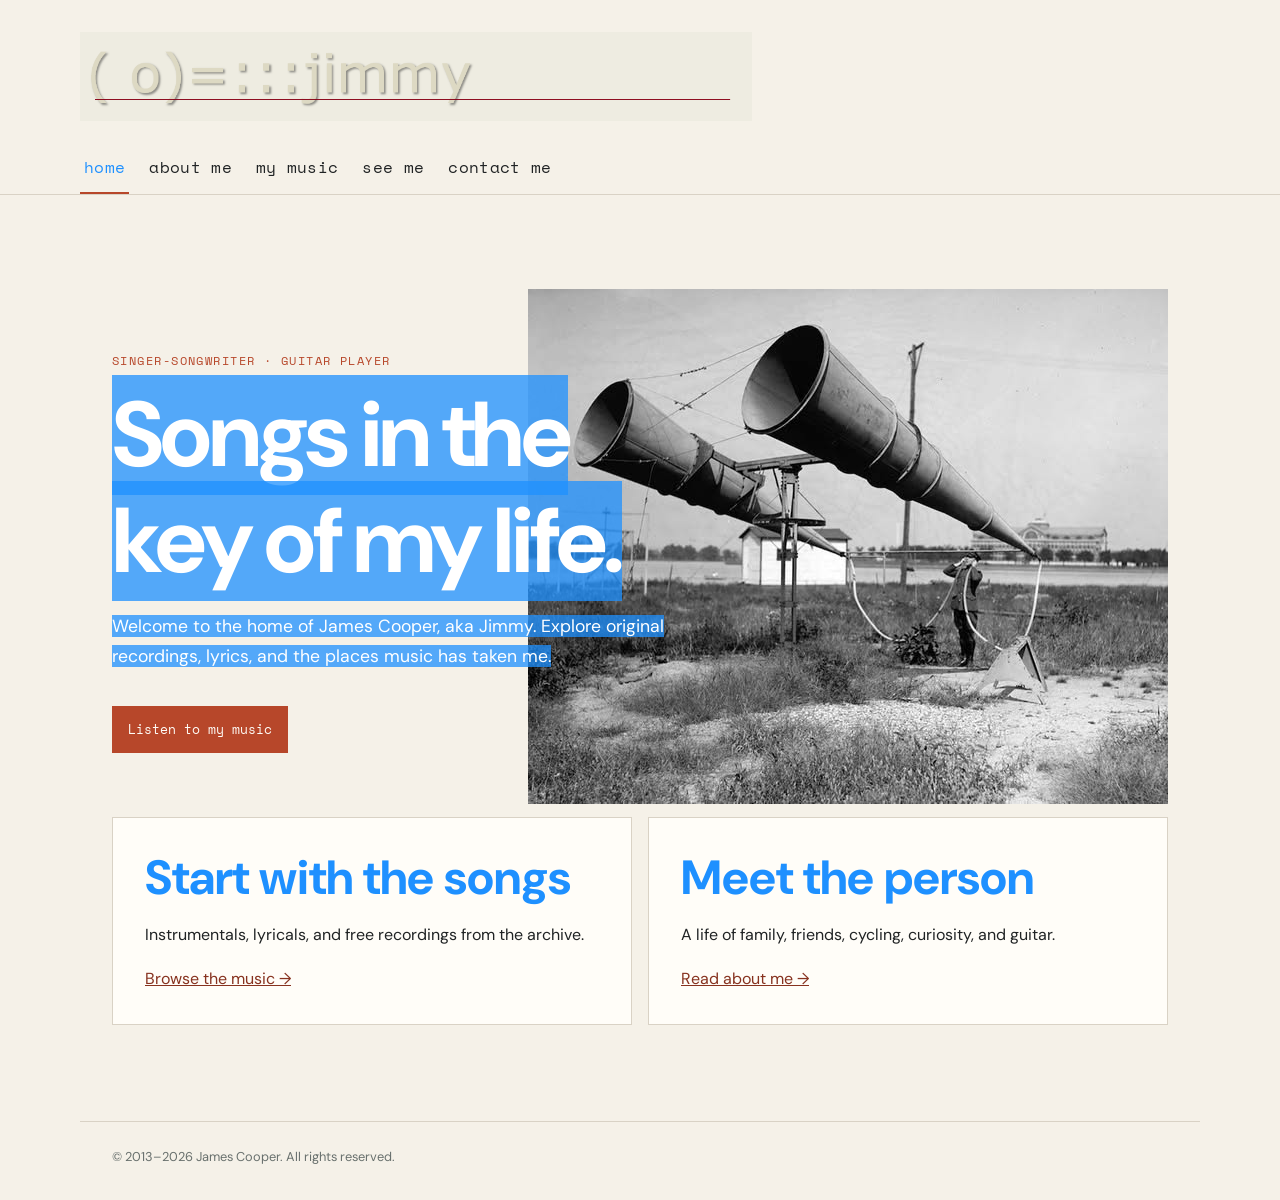
<file: index.html>
<!doctype html>
<html lang="en">
<head>
<meta charset="utf-8">
<meta name="viewport" content="width=device-width, initial-scale=1">
<meta name="description" content="Original music, stories, and live appearances from singer-songwriter and guitar player James Cooper.">
<title>guitarjimmy | James Cooper</title>
<link rel="stylesheet" href="style.css">
</head>
<body>
<header class="site-header">
	<div class="header-inner"><a class="brand" href="index.html"><img alt="guitarjimmy.com" src="images/header.png"></a></div>
	<nav class="site-nav" aria-label="Primary navigation"><ul>
		<li><a class="current-page" aria-current="page" href="index.html">home</a></li>
		<li><a href="about-me.html">about me</a></li>
		<li><a href="my-music.html">my music</a></li>
		<li><a href="see-me.html">see me</a></li>
		<li><a href="contact-me.html">contact me</a></li>
	</ul></nav>
</header>
<main>
	<section class="hero" aria-labelledby="welcome-heading">
		<div class="hero-copy">
		<p class="eyebrow">singer-songwriter · guitar player</p>
		<h1 id="welcome-heading"><span class="highlighted-text">Songs in the key of my life.</span></h1>
		<p class="lede"><span class="highlighted-text">Welcome to the home of James Cooper, aka Jimmy. Explore original recordings, lyrics, and the places music has taken me.</span></p>
		<a class="button" href="my-music.html">Listen to my music</a>
		</div>
	</section>
	<section class="content-grid" aria-label="Explore the site">
		<article class="intro-panel"><h2>Start with the songs</h2><p>Instrumentals, lyricals, and free recordings from the archive.</p><a href="my-music.html">Browse the music &rarr;</a></article>
		<article class="intro-panel"><h2>Meet the person</h2><p>A life of family, friends, cycling, curiosity, and guitar.</p><a href="about-me.html">Read about me &rarr;</a></article>
	</section>
</main>
<footer class="site-footer">&copy; 2013&ndash;2026 James Cooper. All rights reserved.</footer>
</body>
</html>
</file>
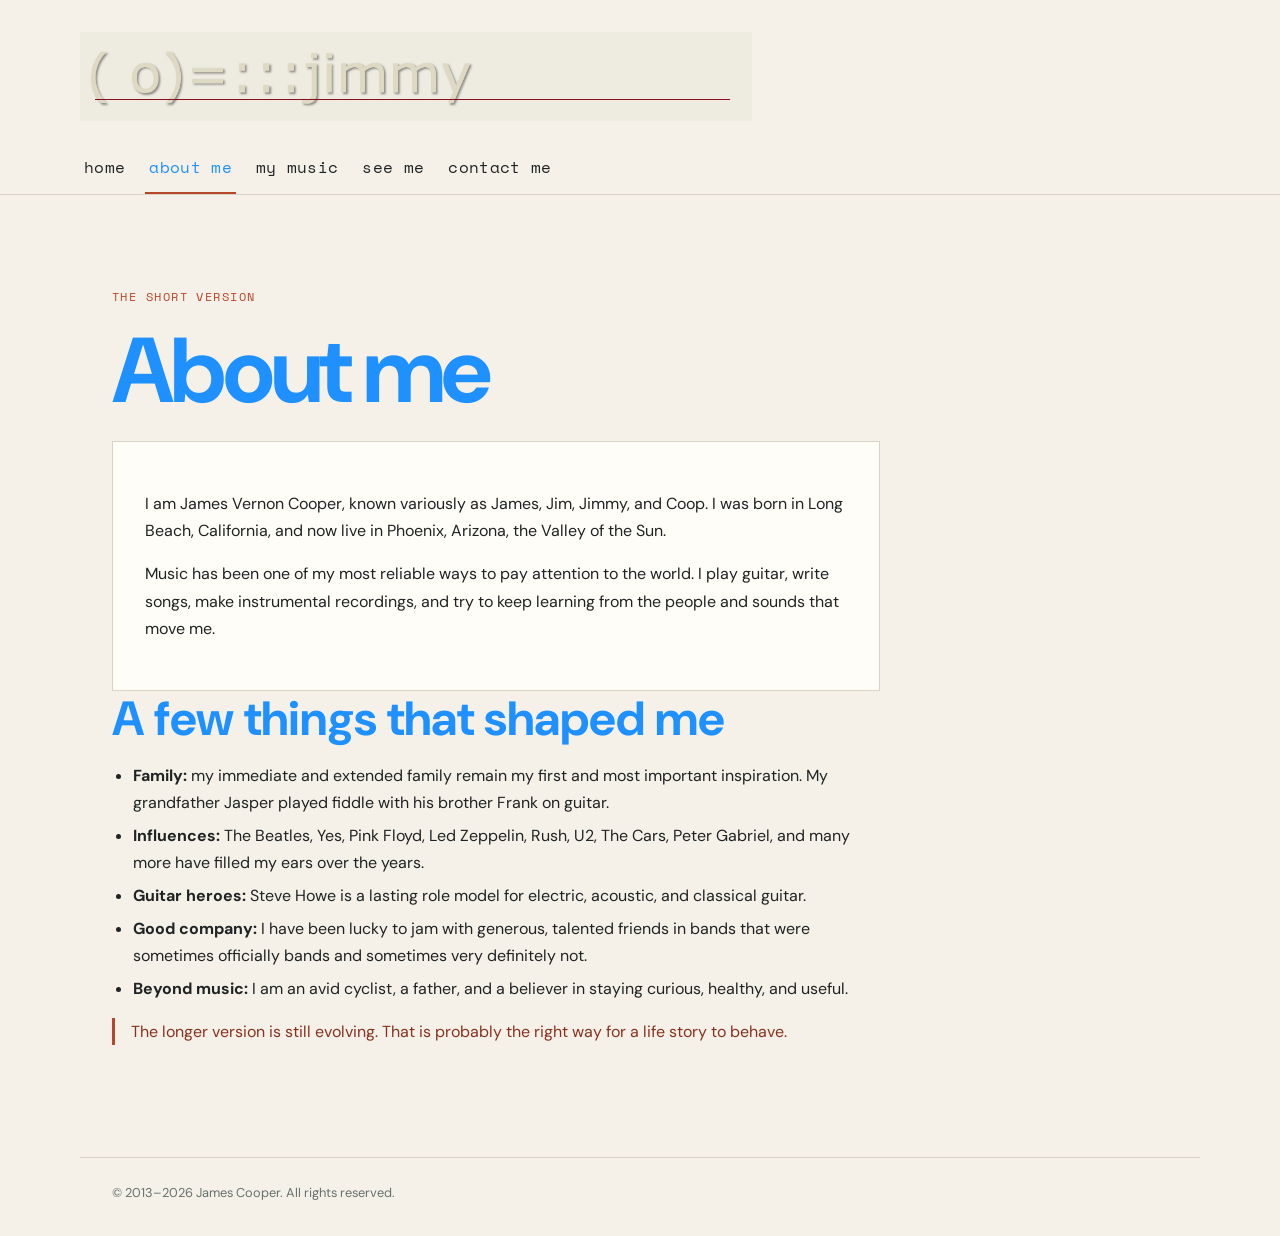
<file: about-me.html>
<!doctype html>
<html lang="en">
<head>
<meta charset="utf-8">
<meta name="viewport" content="width=device-width, initial-scale=1">
<meta name="description" content="A little about James Cooper, the person behind guitarjimmy.com.">
<title>About me | guitarjimmy</title>
<link rel="stylesheet" href="style.css">
</head>
<body>
<header class="site-header"><div class="header-inner"><a class="brand" href="index.html"><img alt="guitarjimmy.com" src="images/header.png"></a></div><nav class="site-nav" aria-label="Primary navigation"><ul>
<li><a href="index.html">home</a></li><li><a class="current-page" aria-current="page" href="about-me.html">about me</a></li><li><a href="my-music.html">my music</a></li><li><a href="see-me.html">see me</a></li><li><a href="contact-me.html">contact me</a></li>
</ul></nav></header>
<main><article class="prose">
<p class="eyebrow">the short version</p><h1>About me</h1>
<div class="intro-panel"><p>I am James Vernon Cooper, known variously as James, Jim, Jimmy, and Coop. I was born in Long Beach, California, and now live in Phoenix, Arizona, the Valley of the Sun.</p><p>Music has been one of my most reliable ways to pay attention to the world. I play guitar, write songs, make instrumental recordings, and try to keep learning from the people and sounds that move me.</p></div>
<h2>A few things that shaped me</h2>
<ul><li><strong>Family:</strong> my immediate and extended family remain my first and most important inspiration. My grandfather Jasper played fiddle with his brother Frank on guitar.</li><li><strong>Influences:</strong> The Beatles, Yes, Pink Floyd, Led Zeppelin, Rush, U2, The Cars, Peter Gabriel, and many more have filled my ears over the years.</li><li><strong>Guitar heroes:</strong> Steve Howe is a lasting role model for electric, acoustic, and classical guitar.</li><li><strong>Good company:</strong> I have been lucky to jam with generous, talented friends in bands that were sometimes officially bands and sometimes very definitely not.</li><li><strong>Beyond music:</strong> I am an avid cyclist, a father, and a believer in staying curious, healthy, and useful.</li></ul>
<p class="warning">The longer version is still evolving. That is probably the right way for a life story to behave.</p>
</article></main>
<footer class="site-footer">&copy; 2013&ndash;2026 James Cooper. All rights reserved.</footer>
</body></html>
</file>
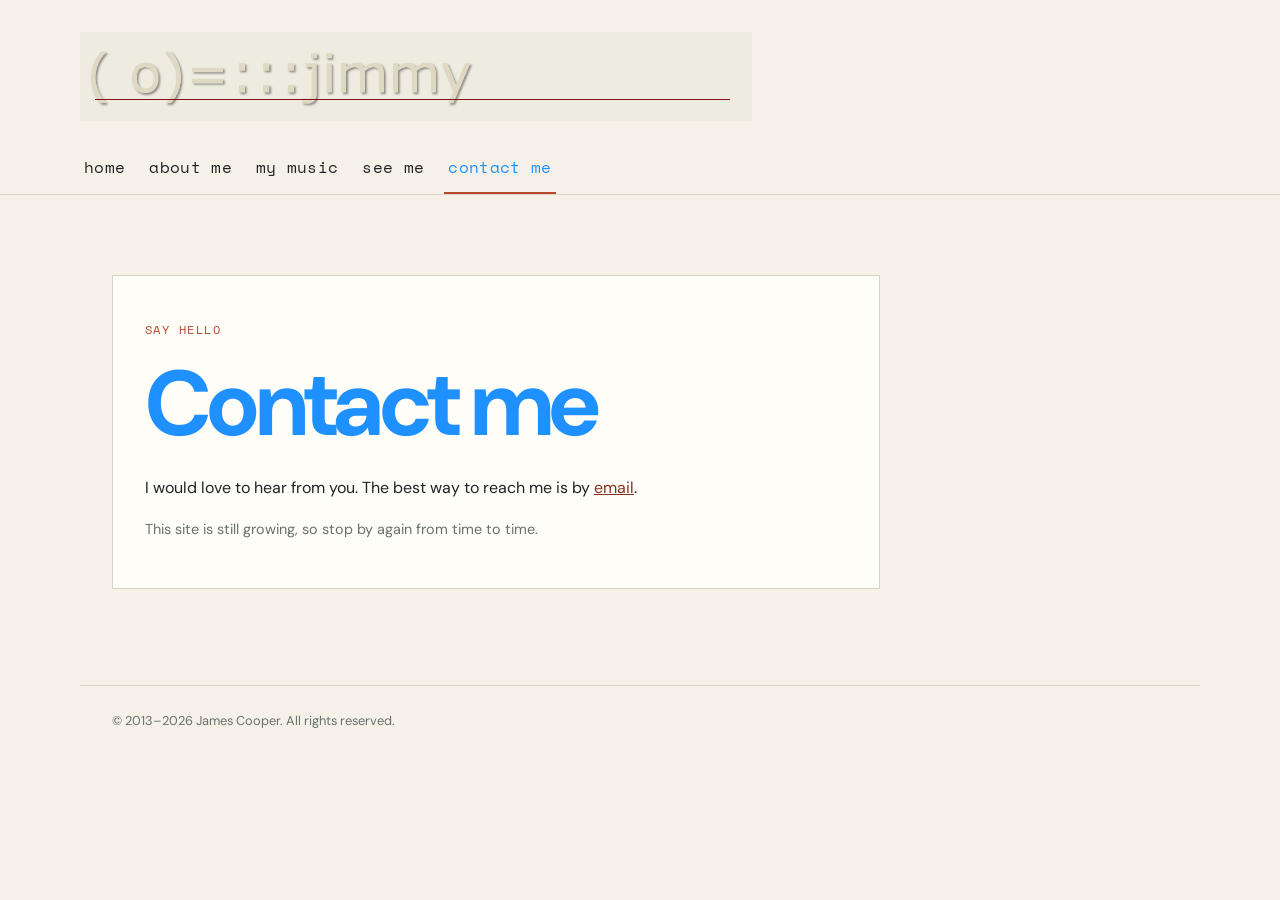
<file: contact-me.html>
<!doctype html>
<html lang="en">
<head><meta charset="utf-8"><meta name="viewport" content="width=device-width, initial-scale=1"><meta name="description" content="Contact James Cooper at guitarjimmy.com."><title>Contact me | guitarjimmy</title><link rel="stylesheet" href="style.css"></head>
<body>
<header class="site-header"><div class="header-inner"><a class="brand" href="index.html"><img alt="guitarjimmy.com" src="images/header.png"></a></div><nav class="site-nav" aria-label="Primary navigation"><ul>
<li><a href="index.html">home</a></li><li><a href="about-me.html">about me</a></li><li><a href="my-music.html">my music</a></li><li><a href="see-me.html">see me</a></li><li><a class="current-page" aria-current="page" href="contact-me.html">contact me</a></li>
</ul></nav></header>
<main><article class="content-panel prose"><p class="eyebrow">say hello</p><h1>Contact me</h1><p>I would love to hear from you. The best way to reach me is by <a href="mailto:jimmy@guitarjimmy.com">email</a>.</p><p class="note">This site is still growing, so stop by again from time to time.</p></article></main>
<footer class="site-footer">&copy; 2013&ndash;2026 James Cooper. All rights reserved.</footer>
</body></html>
</file>
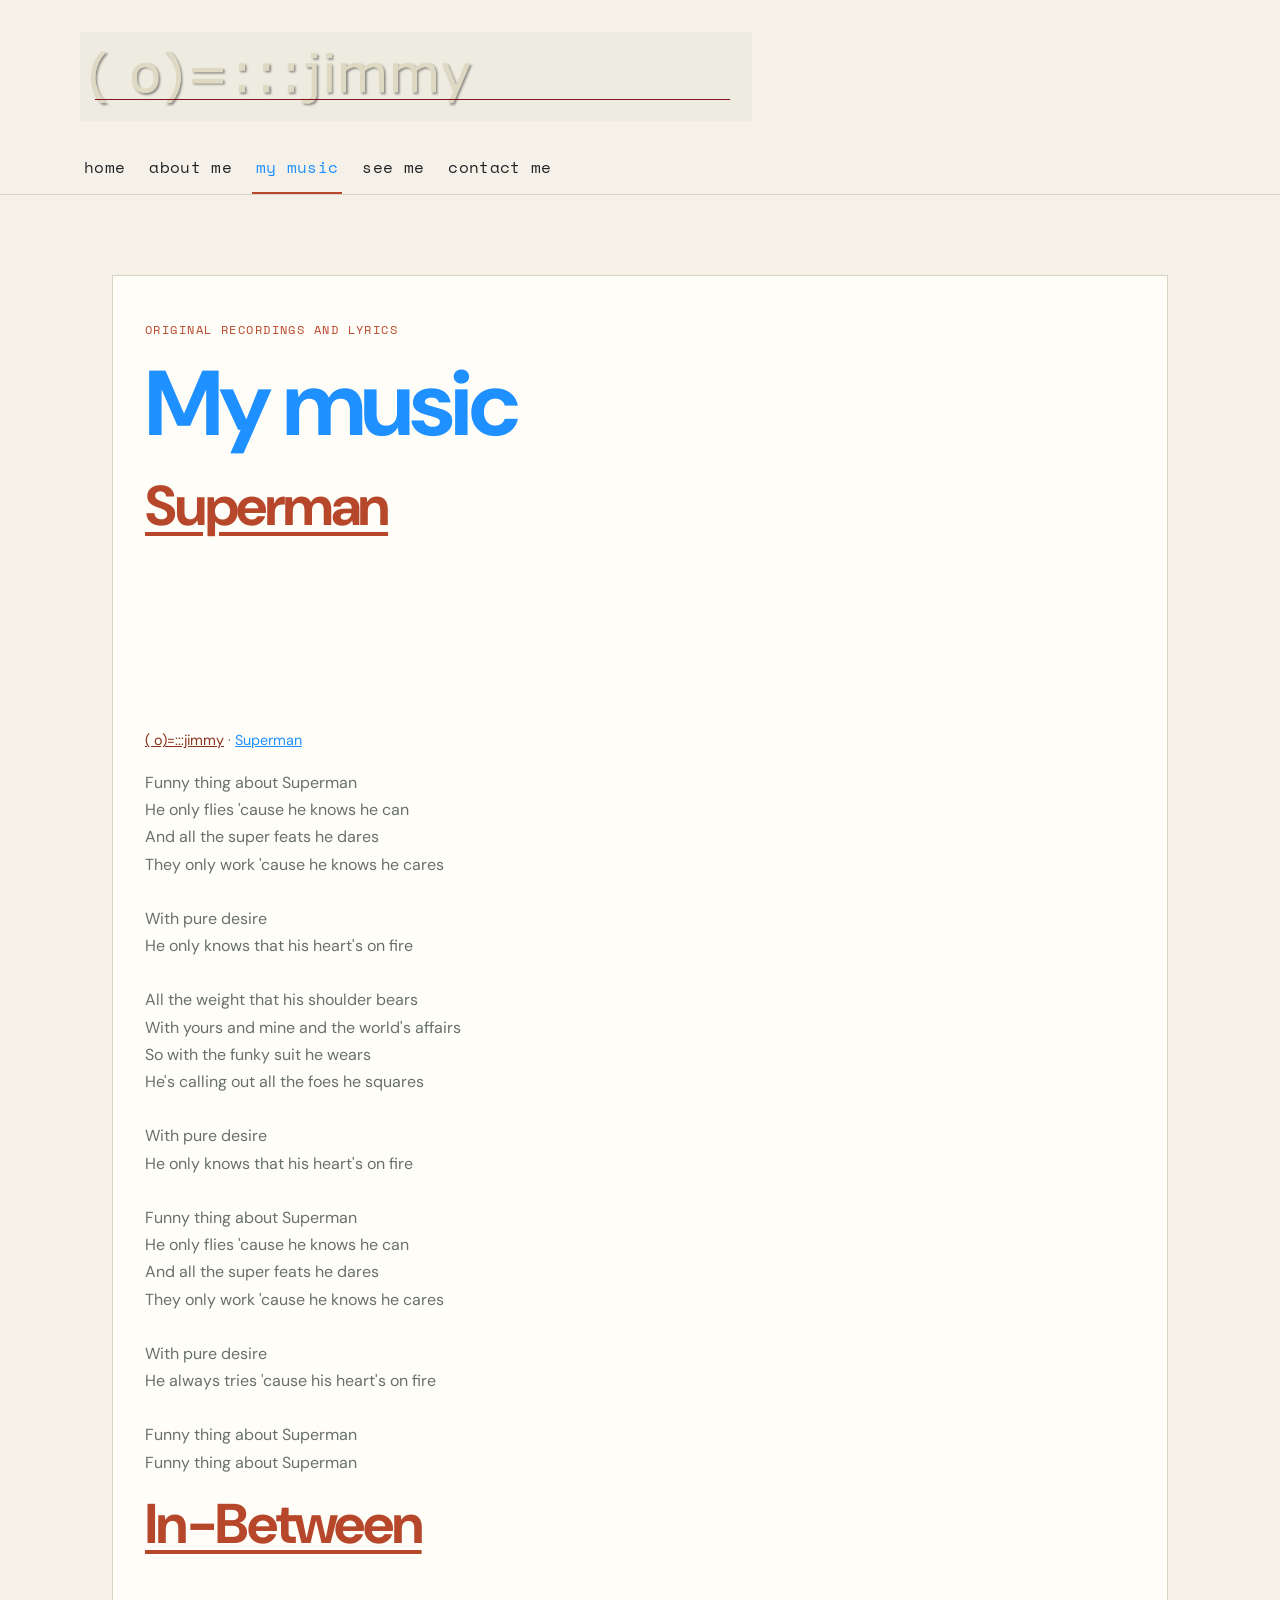
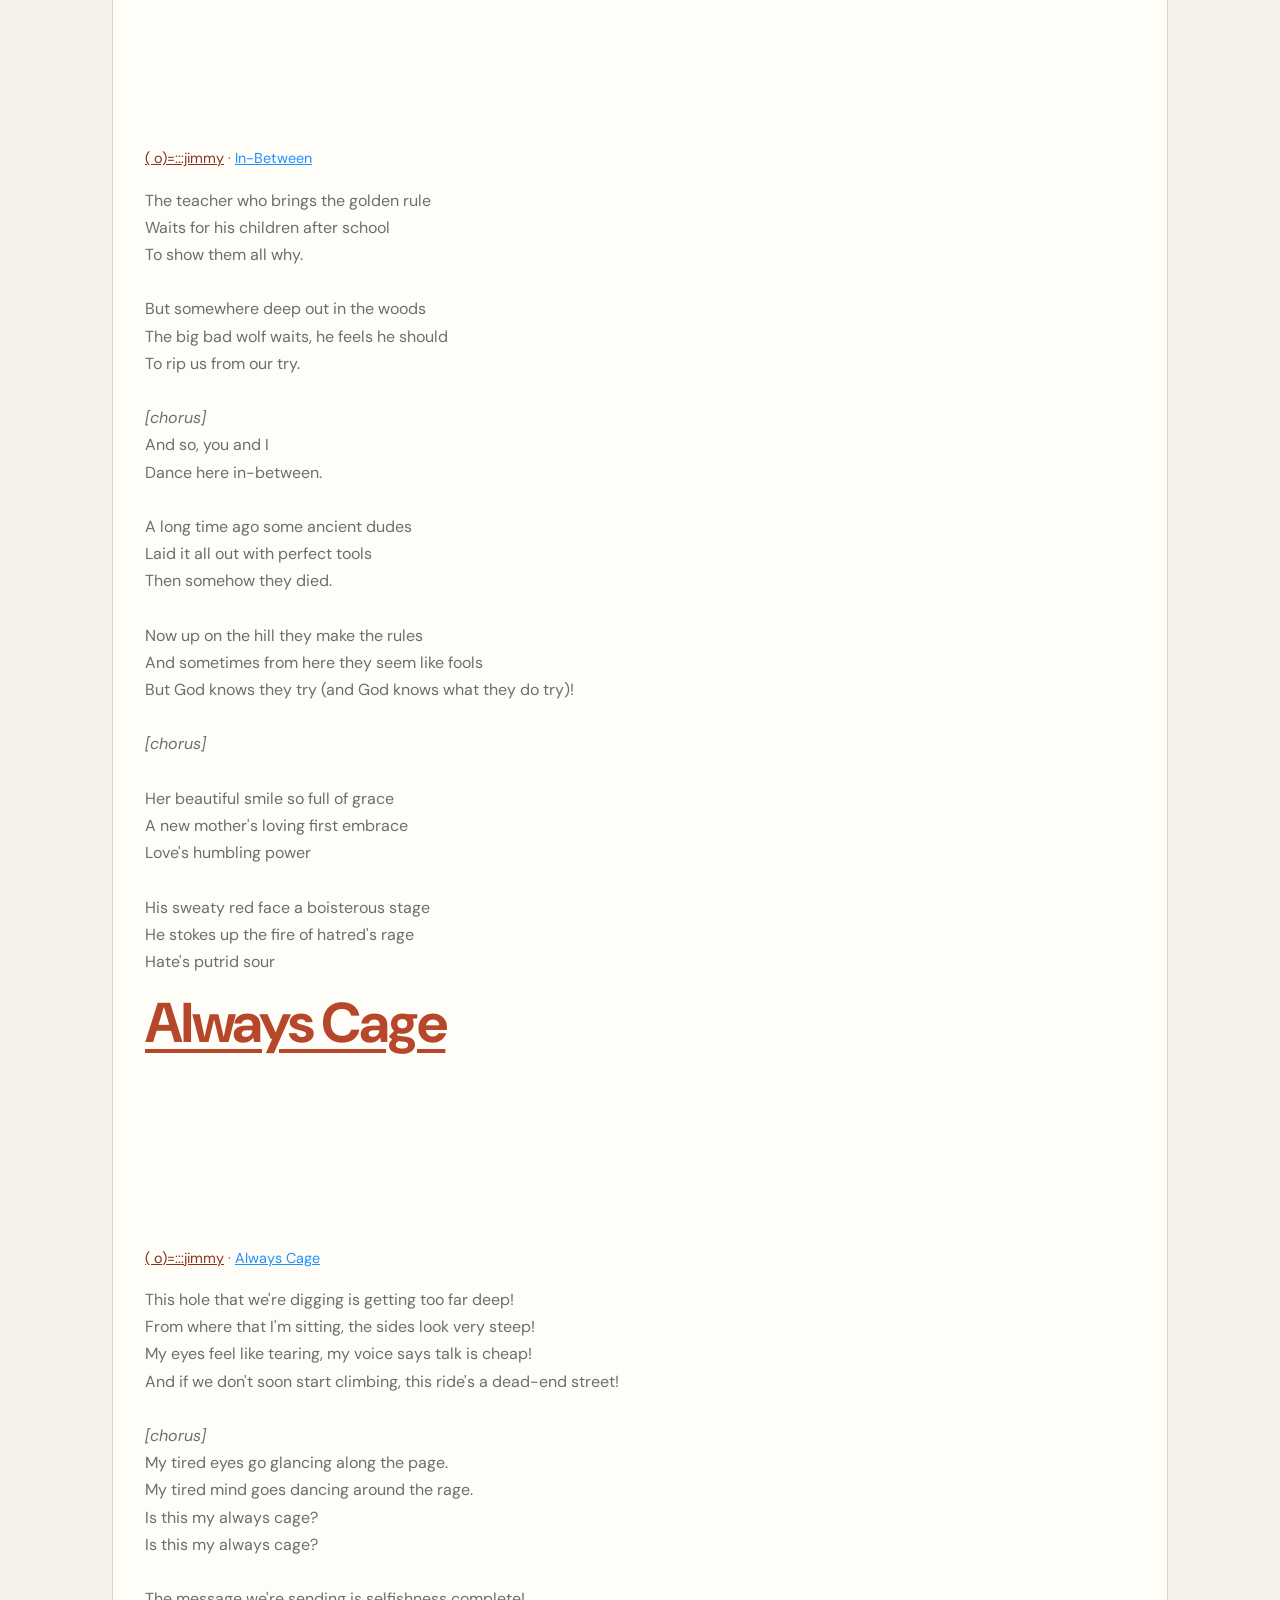
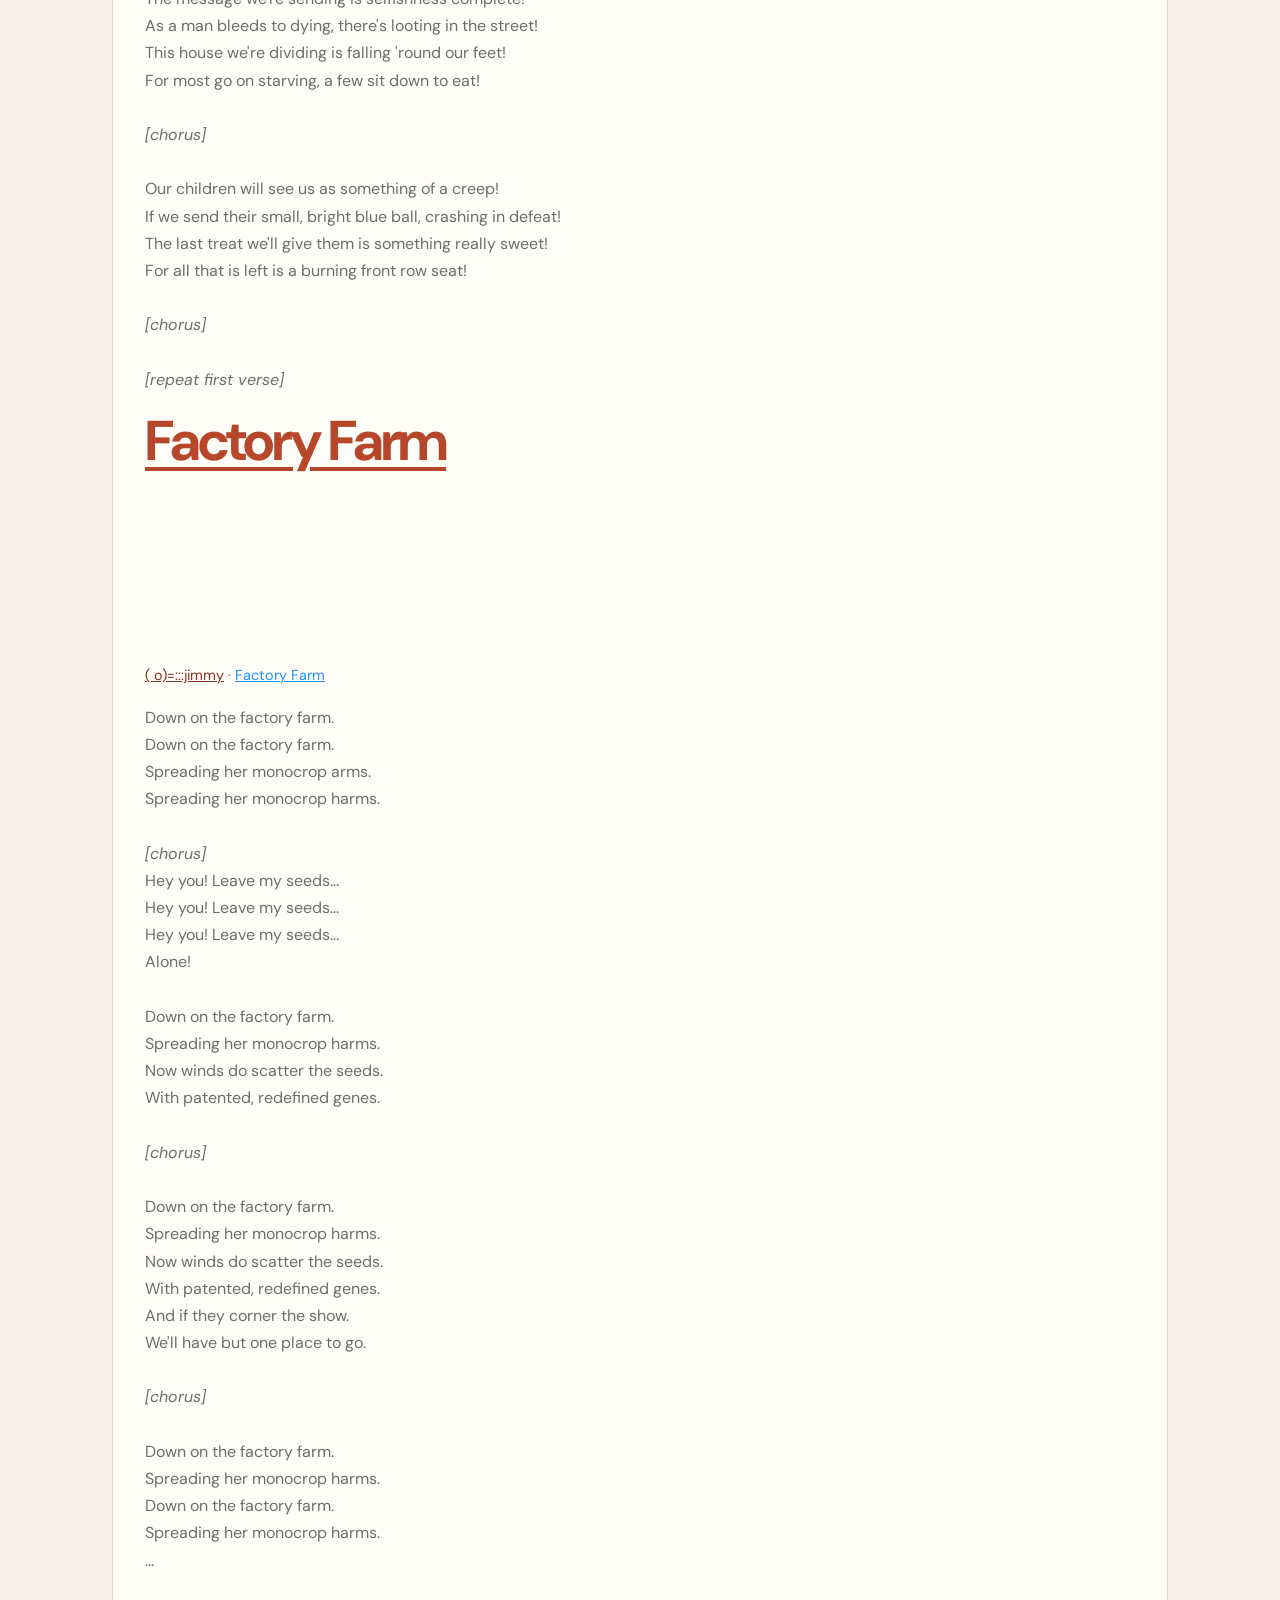
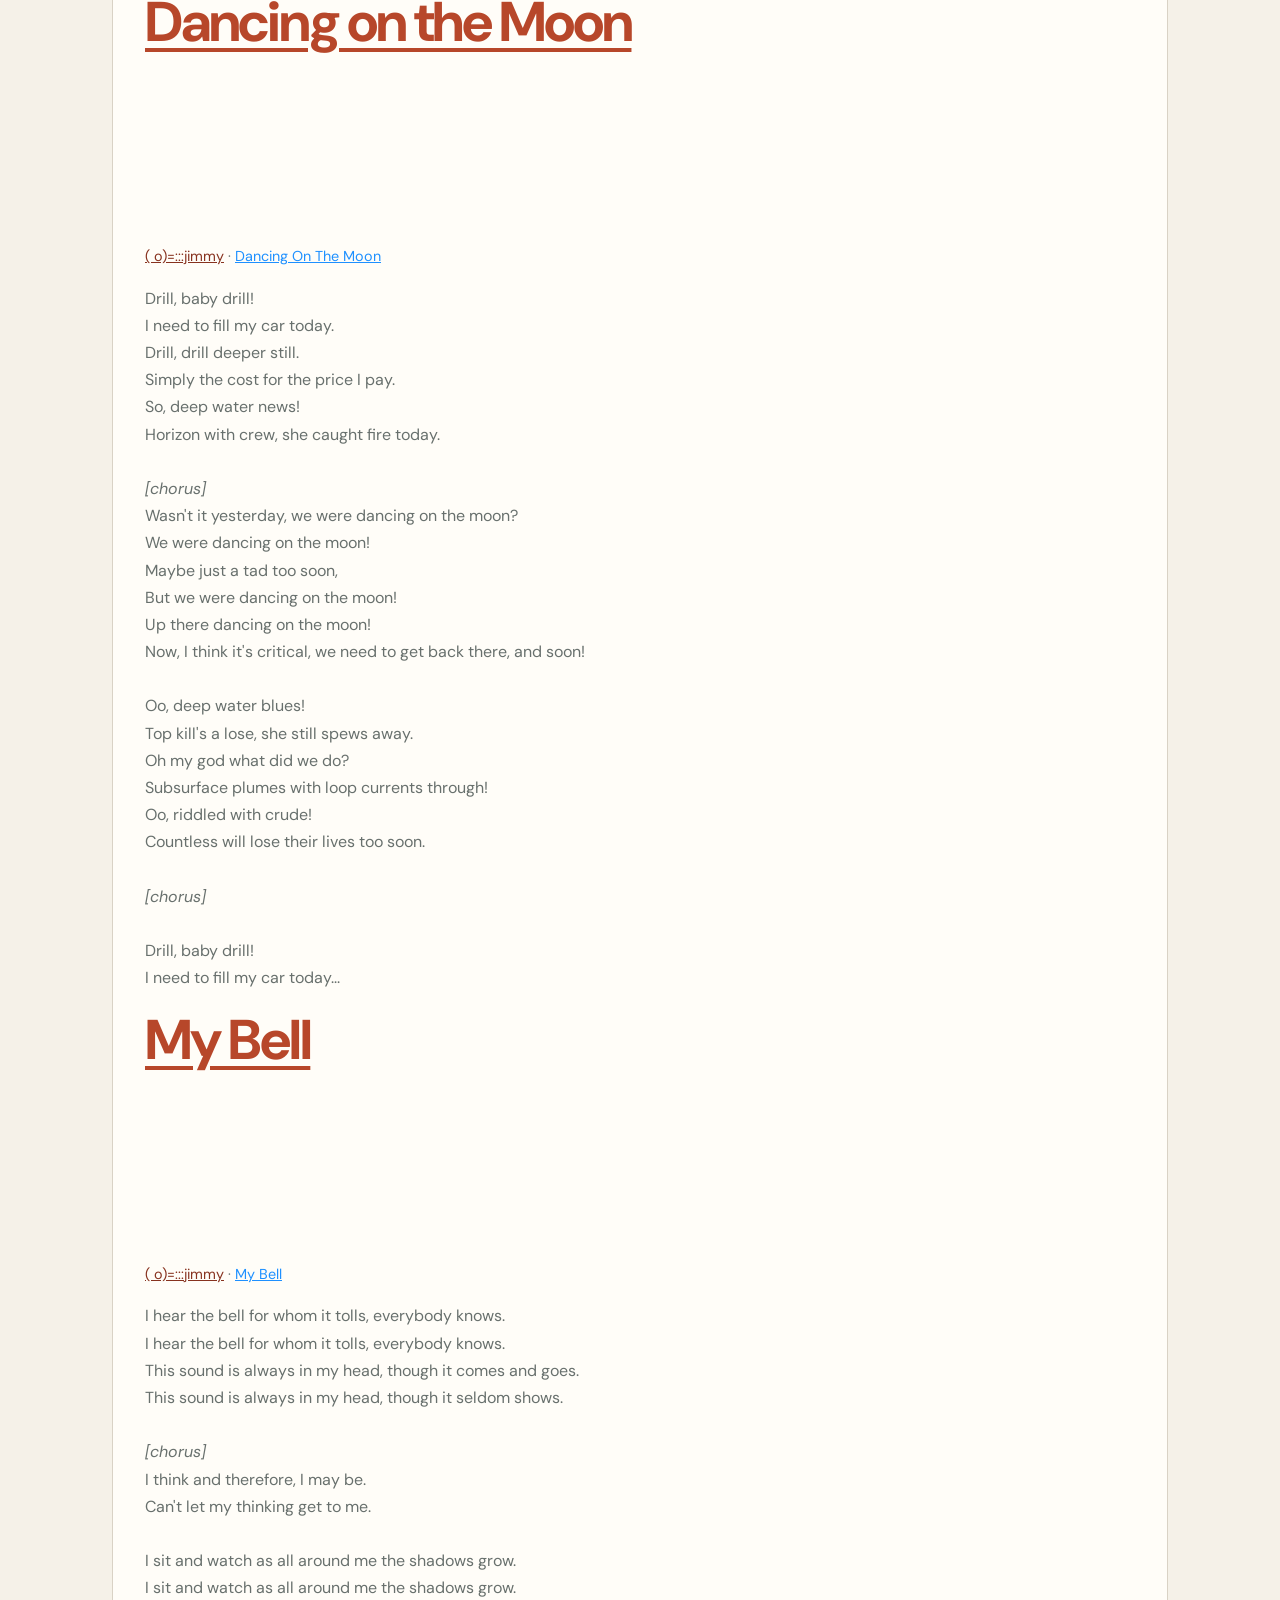
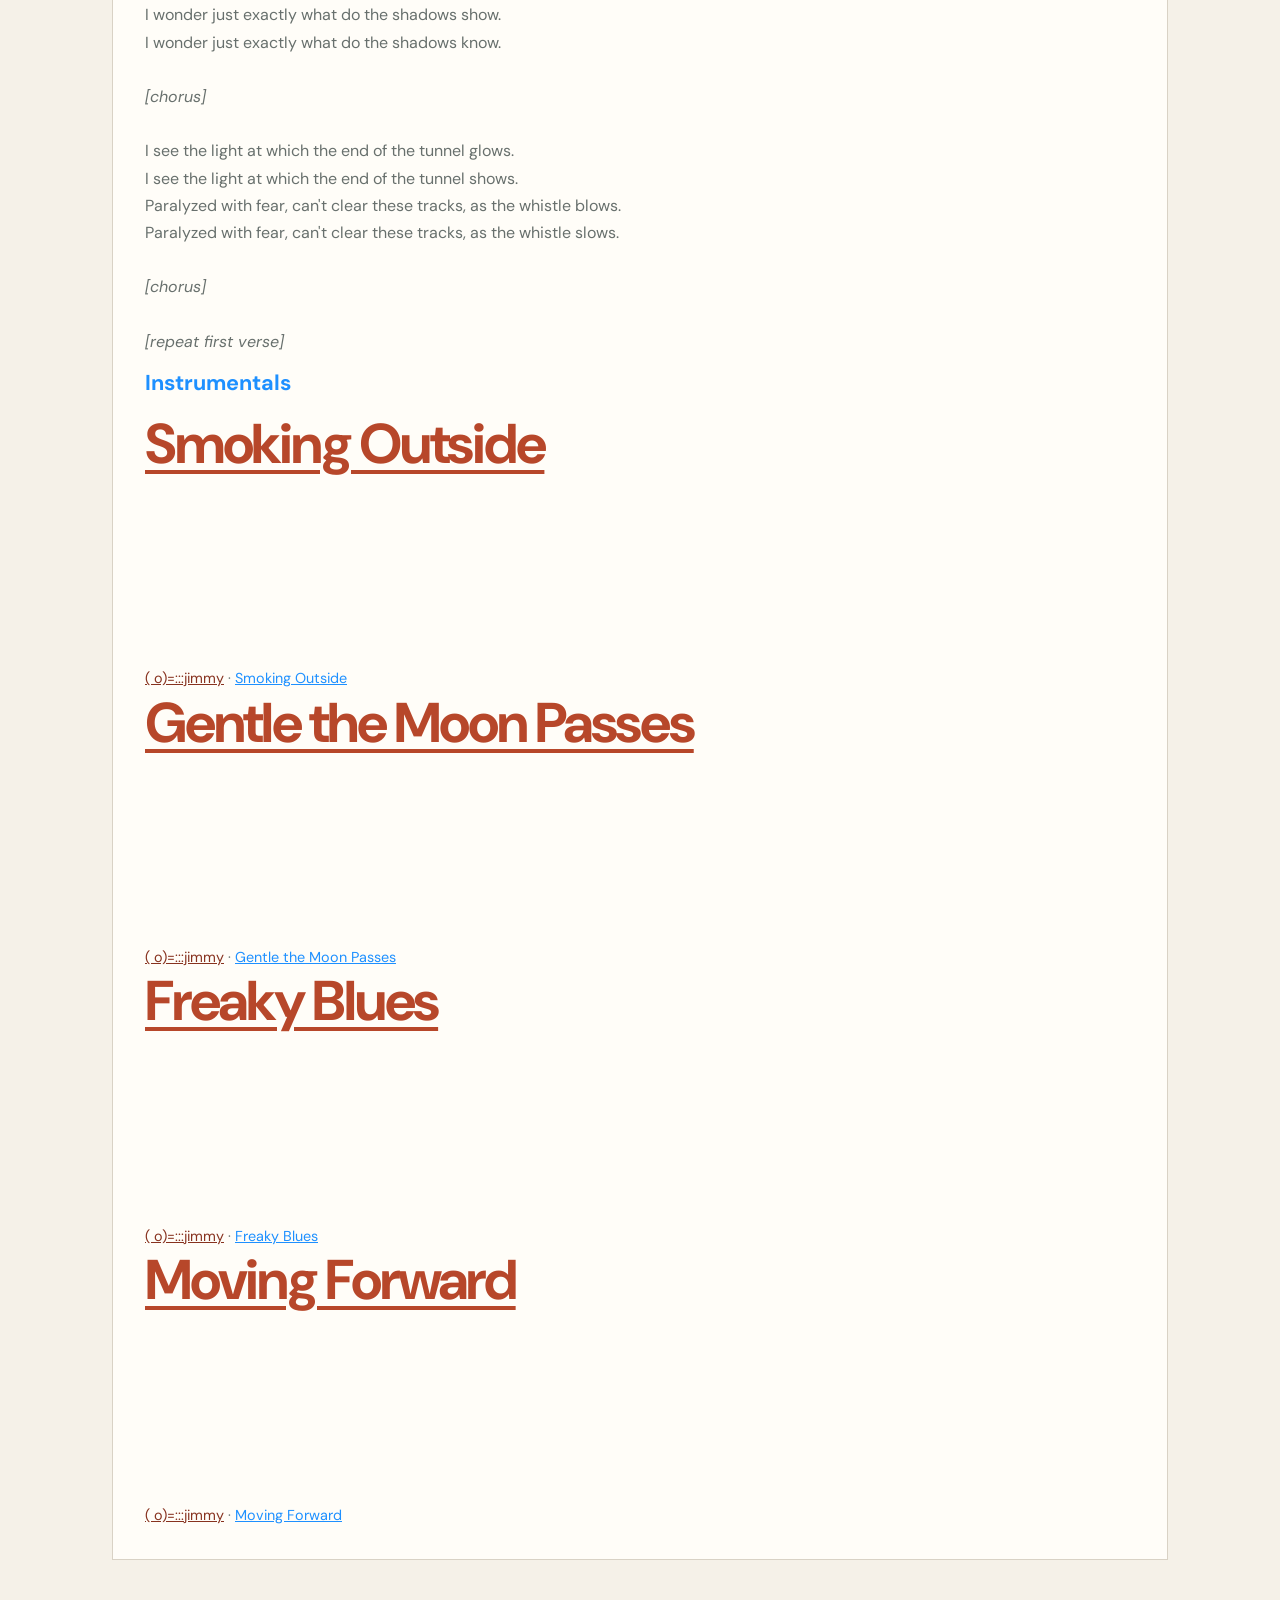
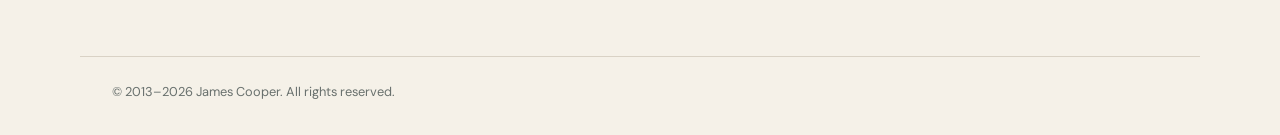
<file: my-music.html>
<!doctype html>
<html lang="en">
<head>
<meta charset="utf-8">
<meta name="viewport" content="width=device-width, initial-scale=1">
<meta name="description" content="Original recordings and lyrics by singer-songwriter and guitar player James Cooper.">
<title>My music | guitarjimmy</title>
<link rel="stylesheet" href="style.css">
</head>
<body>
<header class="site-header"><div class="header-inner"><a class="brand" href="index.html"><img alt="guitarjimmy.com" src="images/header.png"></a></div><nav class="site-nav" aria-label="Primary navigation"><ul>
<li><a href="index.html">home</a></li><li><a href="about-me.html">about me</a></li><li><a class="current-page" aria-current="page" href="my-music.html">my music</a></li><li><a href="see-me.html">see me</a></li><li><a href="contact-me.html">contact me</a></li>
</ul></nav></header>
<main><div class="content-panel">
<p class="eyebrow">original recordings and lyrics</p><h1>My music</h1>
<div id="songs">
<!-- S U P E R M A N -->
<h1>Superman</h1>
<iframe style="width: 100%; height: 166px; overflow: hidden; border: none;" allow="autoplay; encrypted-media" src="https://w.soundcloud.com/player/?url=https%3A//api.soundcloud.com/tracks/soundcloud%253Atracks%253A299999730&color=%23ff5500&auto_play=false&hide_related=false&show_comments=true&show_user=true&show_reposts=false&show_teaser=true"></iframe>
<div class="note"><a href="https://soundcloud.com/user-418958408" target="_blank" rel="noopener">( o)=:::jimmy</a> · <a href="https://soundcloud.com/user-418958408/superman" target="_blank" rel="noopener">Superman</a></div>
<p>Funny thing about Superman<br>
He only flies 'cause he knows he can<br>
And all the super feats he dares<br>
They only work 'cause he knows he cares<br><br>
With pure desire<br>
He only knows that his heart's on fire<br><br>
All the weight that his shoulder bears<br>
With yours and mine and the world's affairs<br>
So with the funky suit he wears<br>
He's calling out all the foes he squares<br><br>
With pure desire<br>
He only knows that his heart's on fire<br><br>
Funny thing about Superman<br>
He only flies 'cause he knows he can<br>
And all the super feats he dares<br>
They only work 'cause he knows he cares<br><br>
With pure desire<br>
He always tries 'cause his heart's on fire<br><br>
Funny thing about Superman<br>
Funny thing about Superman</p>
<!-- I N - B E T W E E N -->
<h1 id="IB">In-Between</h1>
<iframe style="width: 100%; height: 166px; overflow: hidden; border: none;" allow="autoplay; encrypted-media" src="https://w.soundcloud.com/player/?url=https%3A//api.soundcloud.com/tracks/soundcloud%253Atracks%253A300001398&color=%23ff5500&auto_play=false&hide_related=false&show_comments=true&show_user=true&show_reposts=false&show_teaser=true"></iframe>
<div class="note"><a href="https://soundcloud.com/user-418958408" target="_blank" rel="noopener">( o)=:::jimmy</a> · <a href="https://soundcloud.com/user-418958408/in-between" target="_blank" rel="noopener">In-Between</a></div>
<p>The teacher who brings the golden rule<br>
Waits for his children after school<br>
To show them all why.<br><br>
But somewhere deep out in the woods<br>
The big bad wolf waits, he feels he should<br>
To rip us from our try.<br><br>
<span class="i">[chorus]</span><br>
And so, you and I<br>
Dance here in-between.<br><br>
A long time ago some ancient dudes<br>
Laid it all out with perfect tools<br>
Then somehow they died.<br><br>
Now up on the hill they make the rules<br>
And sometimes from here they seem like fools<br>
But God knows they try (and God knows what they do try)!<br><br>
<span class="i">[chorus]</span><br><br>
Her beautiful smile so full of grace<br>
A new mother's loving first embrace<br>
Love's humbling power<br><br>
His sweaty red face a boisterous stage<br>
He stokes up the fire of hatred's rage<br>
Hate's putrid sour</p>
<!-- A L W A Y S   C A G E -->
<h1 id="AC">Always Cage</h1>
<iframe style="width: 100%; height: 166px; overflow: hidden; border: none;" allow="autoplay; encrypted-media" src="https://w.soundcloud.com/player/?url=https%3A//api.soundcloud.com/tracks/soundcloud%253Atracks%253A300003416&color=%23ff5500&auto_play=false&hide_related=false&show_comments=true&show_user=true&show_reposts=false&show_teaser=true"></iframe>
<div class="note"><a href="https://soundcloud.com/user-418958408" target="_blank" rel="noopener">( o)=:::jimmy</a> · <a href="https://soundcloud.com/user-418958408/always-cage" target="_blank" rel="noopener">Always Cage</a></div>
<p>This hole that we're digging is getting too far deep!<br>
From where that I'm sitting, the sides look very steep!<br>
My eyes feel like tearing, my voice says talk is cheap!<br>
And if we don't soon start climbing, this ride's a dead-end street!<br><br>
<span class="i">[chorus]</span><br>
My tired eyes go glancing along the page.<br>
My tired mind goes dancing around the rage.<br>
Is this my always cage?<br>
Is this my always cage?<br><br>
The message we're sending is selfishness complete!<br>
As a man bleeds to dying, there's looting in the street!<br>
This house we're dividing is falling 'round our feet!<br>
For most go on starving, a few sit down to eat!<br><br>
<span class="i">[chorus]</span><br><br>
Our children will see us as something of a creep!<br>
If we send their small, bright blue ball, crashing in defeat!<br>
The last treat we'll give them is something really sweet!<br>
For all that is left is a burning front row seat!<br><br>
<span class="i">[chorus]</span><br><br>
<span class="i">[repeat first verse]</span></p>
<!-- F A C T O R Y   F A R M -->
<h1 id="FF">Factory Farm</h1>
<iframe style="width: 100%; height: 166px; overflow: hidden; border: none;" allow="autoplay; encrypted-media" src="https://w.soundcloud.com/player/?url=https%3A//api.soundcloud.com/tracks/soundcloud%253Atracks%253A300000549&color=%23ff5500&auto_play=false&hide_related=false&show_comments=true&show_user=true&show_reposts=false&show_teaser=true"></iframe>
<div class="note"><a href="https://soundcloud.com/user-418958408" target="_blank" rel="noopener">( o)=:::jimmy</a> · <a href="https://soundcloud.com/user-418958408/factory-farm" target="_blank" rel="noopener">Factory Farm</a></div>
<p>Down on the factory farm.<br>
Down on the factory farm.<br>
Spreading her monocrop arms.<br>
Spreading her monocrop harms.<br><br>
<span class="i">[chorus]</span><br>
Hey you! Leave my seeds...<br>
Hey you! Leave my seeds...<br>
Hey you! Leave my seeds...<br>
Alone!<br><br>
Down on the factory farm.<br>
Spreading her monocrop harms.<br>
Now winds do scatter the seeds.<br>
With patented, redefined genes.<br><br>
<span class="i">[chorus]</span><br><br>
Down on the factory farm.<br>
Spreading her monocrop harms.<br>
Now winds do scatter the seeds.<br>
With patented, redefined genes.<br>
And if they corner the show.<br>
We'll have but one place to go.<br><br>
<span class="i">[chorus]</span><br><br>
Down on the factory farm.<br>
Spreading her monocrop harms.<br>
Down on the factory farm.<br>
Spreading her monocrop harms.<br>...</p>
<!-- D A N C I N G   O N   T H E   M O O N -->
<h1 id="DM">Dancing on the Moon</h1>
<iframe style="width: 100%; height: 166px; overflow: hidden; border: none;" allow="autoplay; encrypted-media" src="https://w.soundcloud.com/player/?url=https%3A//api.soundcloud.com/tracks/soundcloud%253Atracks%253A300002261&color=%23ff5500&auto_play=false&hide_related=false&show_comments=true&show_user=true&show_reposts=false&show_teaser=true"></iframe>
<div class="note"><a href="https://soundcloud.com/user-418958408" target="_blank" rel="noopener">( o)=:::jimmy</a> · <a href="https://soundcloud.com/user-418958408/dancing-on-the-moon" target="_blank" rel="noopener">Dancing On The Moon</a></div>
<p>Drill, baby drill!<br>
I need to fill my car today.<br>
Drill, drill deeper still.<br>
Simply the cost for the price I pay.<br>
So, deep water news!<br>
Horizon with crew, she caught fire today.<br><br>
<span class="i">[chorus]</span><br>
Wasn't it yesterday, we were dancing on the moon?<br>
We were dancing on the moon!<br>
Maybe just a tad too soon,<br>
But we were dancing on the moon!<br>
Up there dancing on the moon!<br>
Now, I think it's critical, we need to get back there, and soon!<br><br>
Oo, deep water blues!<br>
Top kill's a lose, she still spews away.<br>
Oh my god what did we do?<br>
Subsurface plumes with loop currents through!<br>
Oo, riddled with crude!<br>
Countless will lose their lives too soon.<br><br>
<span class="i">[chorus]</span><br><br>
Drill, baby drill!<br>
I need to fill my car today...</p>
<!-- M Y   B E L L -->
<h1 id="MB">My Bell</h1>
<iframe style="width: 100%; height: 166px; overflow: hidden; border: none;" allow="autoplay; encrypted-media" src="https://w.soundcloud.com/player/?url=https%3A//api.soundcloud.com/tracks/soundcloud%253Atracks%253A300004781&color=%23ff5500&auto_play=false&hide_related=false&show_comments=true&show_user=true&show_reposts=false&show_teaser=true"></iframe>
<div class="note"><a href="https://soundcloud.com/user-418958408" target="_blank" rel="noopener">( o)=:::jimmy</a> · <a href="https://soundcloud.com/user-418958408/my-bell" target="_blank" rel="noopener">My Bell</a></div>
<p>I hear the bell for whom it tolls, everybody knows.<br>
I hear the bell for whom it tolls, everybody knows.<br>
This sound is always in my head, though it comes and goes.<br>
This sound is always in my head, though it seldom shows.<br><br>
<span class="i">[chorus]</span><br>
I think and therefore, I may be.<br>
Can't let my thinking get to me.<br><br>
I sit and watch as all around me the shadows grow.<br>
I sit and watch as all around me the shadows grow.<br>
I wonder just exactly what do the shadows show.<br>
I wonder just exactly what do the shadows know.<br><br>
<span class="i">[chorus]</span><br><br>
I see the light at which the end of the tunnel glows.<br>
I see the light at which the end of the tunnel shows.<br>
Paralyzed with fear, can't clear these tracks, as the whistle blows.<br>
Paralyzed with fear, can't clear these tracks, as the whistle slows.<br><br>
<span class="i">[chorus]</span><br><br>
<span class="i">[repeat first verse]</span></p>
<!-- I N S T R U M E N T A L S -->
<h2>Instrumentals</h2>
<h1>Smoking Outside</h1>
<iframe style="width: 100%; height: 166px; overflow: hidden; border: none;" allow="autoplay; encrypted-media" src="https://w.soundcloud.com/player/?url=https%3A//api.soundcloud.com/tracks/soundcloud%253Atracks%253A300003913&color=%23ff5500&auto_play=false&hide_related=false&show_comments=true&show_user=true&show_reposts=false&show_teaser=true"></iframe>
<div class="note"><a href="https://soundcloud.com/user-418958408" target="_blank" rel="noopener">( o)=:::jimmy</a> · <a href="https://soundcloud.com/user-418958408/smoking-outside" target="_blank" rel="noopener">Smoking Outside</a></div>
<h1>Gentle the Moon Passes</h1>
<iframe style="width: 100%; height: 166px; overflow: hidden; border: none;" allow="autoplay; encrypted-media" src="https://w.soundcloud.com/player/?url=https%3A//api.soundcloud.com/tracks/soundcloud%253Atracks%253A300004261&color=%23ff5500&auto_play=false&hide_related=false&show_comments=true&show_user=true&show_reposts=false&show_teaser=true"></iframe>
<div class="note"><a href="https://soundcloud.com/user-418958408" target="_blank" rel="noopener">( o)=:::jimmy</a> · <a href="https://soundcloud.com/user-418958408/gentle-the-moon-passes" target="_blank" rel="noopener">Gentle the Moon Passes</a></div>
<h1>Freaky Blues</h1>
<iframe style="width: 100%; height: 166px; overflow: hidden; border: none;" allow="autoplay; encrypted-media" src="https://w.soundcloud.com/player/?url=https%3A//api.soundcloud.com/tracks/soundcloud%253Atracks%253A300010793&color=%23ff5500&auto_play=false&hide_related=false&show_comments=true&show_user=true&show_reposts=false&show_teaser=true"></iframe>
<div class="note"><a href="https://soundcloud.com/user-418958408" target="_blank" rel="noopener">( o)=:::jimmy</a> · <a href="https://soundcloud.com/user-418958408/freaky-blues" target="_blank" rel="noopener">Freaky Blues</a></div>
<h1>Moving Forward</h1>
<iframe style="width: 100%; height: 166px; overflow: hidden; border: none;" allow="autoplay; encrypted-media" src="https://w.soundcloud.com/player/?url=https%3A//api.soundcloud.com/tracks/soundcloud%253Atracks%253A300009974&color=%23ff5500&auto_play=false&hide_related=false&show_comments=true&show_user=true&show_reposts=false&show_teaser=true"></iframe>
<div class="note"><a href="https://soundcloud.com/user-418958408" target="_blank" rel="noopener">( o)=:::jimmy</a> · <a href="https://soundcloud.com/user-418958408/moving-forward" target="_blank" rel="noopener">Moving Forward</a></div>
</div></div></main>
<footer class="site-footer">&copy; 2013&ndash;2026 James Cooper. All rights reserved.</footer>
</body>
</html>
</file>
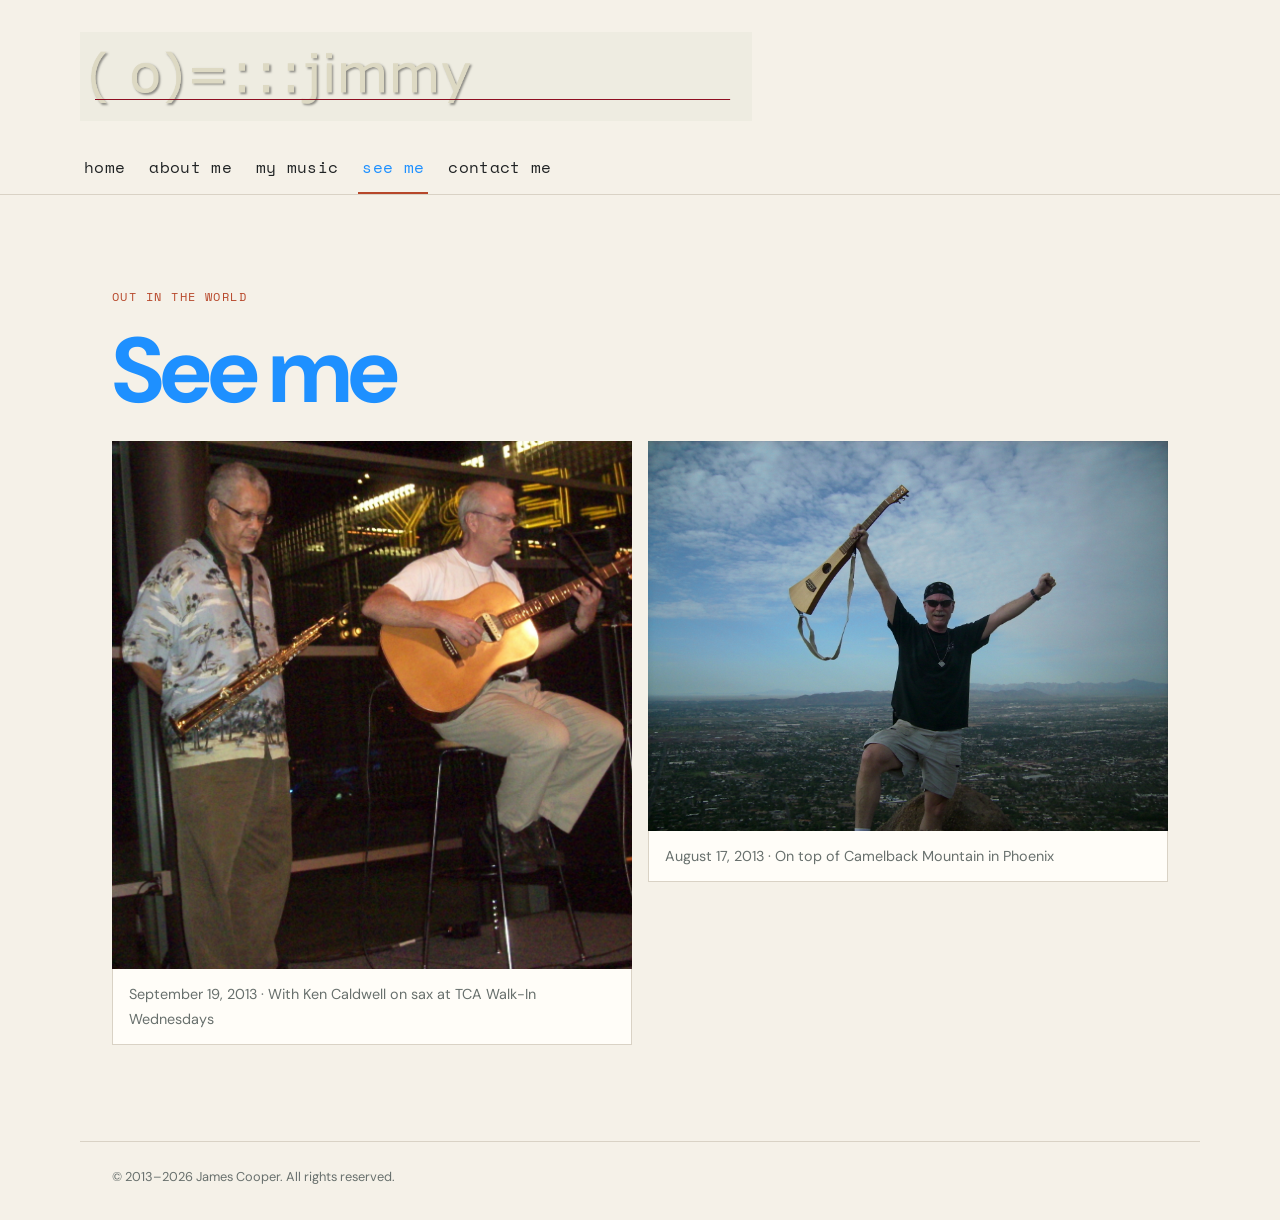
<file: see-me.html>
<!doctype html>
<html lang="en">
<head><meta charset="utf-8"><meta name="viewport" content="width=device-width, initial-scale=1"><title>See me | guitarjimmy</title><link rel="stylesheet" href="style.css"></head>
<body>
<header class="site-header"><div class="header-inner"><a class="brand" href="index.html"><img alt="guitarjimmy.com" src="images/header.png"></a></div><nav class="site-nav" aria-label="Primary navigation"><ul>
<li><a href="index.html">home</a></li><li><a href="about-me.html">about me</a></li><li><a href="my-music.html">my music</a></li><li><a class="current-page" aria-current="page" href="see-me.html">see me</a></li><li><a href="contact-me.html">contact me</a></li>
</ul></nav></header>
<main><p class="eyebrow">out in the world</p><h1>See me</h1><section class="photo-grid" aria-label="Photo memories">
<figure class="photo-card"><img src="images/walk_in_weds_with_ken.jpg" alt="James playing with Ken Caldwell on saxophone at the TCA Walk-In Wednesdays" loading="lazy"><figcaption>September 19, 2013 · With Ken Caldwell on sax at TCA Walk-In Wednesdays</figcaption></figure>
<figure class="photo-card"><img src="images/me_on_camelback.jpg" alt="James on the summit of Camelback Mountain overlooking Phoenix" loading="lazy"><figcaption>August 17, 2013 · On top of Camelback Mountain in Phoenix</figcaption></figure>
</section></main>
<footer class="site-footer">&copy; 2013&ndash;2026 James Cooper. All rights reserved.</footer>
</body></html>
</file>
<file: style.css>
@import url('https://fonts.googleapis.com/css2?family=DM+Sans:wght@400;500;700&family=Space+Mono:wght@400;700&display=swap');

:root {
	--ink: #202324;
	--muted: #68706d;
	--paper: #f5f1e8;
	--panel: #fffdf8;
	--line: #d9d2c5;
	--accent: #b7472a;
	--accent-dark: #87321f;
	--heading: #1e90ff;
	--max-width: 70rem;
}

* { box-sizing: border-box; }

html { scroll-behavior: smooth; }

body {
	background: var(--paper);
	color: var(--ink);
	font-family: 'DM Sans', sans-serif;
	font-size: 1rem;
	line-height: 1.7;
	margin: 0;
}

img, iframe { max-width: 100%; }
img { height: auto; }

a { color: var(--accent-dark); }
a:hover, a:focus-visible { color: var(--accent); }

.site-header {
	border-bottom: 1px solid var(--line);
	padding: 1.25rem 1rem 0;
}

.header-inner, .site-nav, main, .site-footer {
	margin: 0 auto;
	max-width: var(--max-width);
}

.brand { display: inline-block; }
.brand img { display: block; max-height: 6rem; object-fit: contain; object-position: left center; width: min(100%, 42rem); }

.site-nav { padding: 1rem 0 0; }
.site-nav ul { display: flex; flex-wrap: wrap; gap: .35rem .5rem; list-style: none; margin: 0; padding: 0; }
.site-nav a, .site-nav .current-page {
	border-bottom: 2px solid transparent;
	color: var(--ink);
	display: block;
	font-family: 'Space Mono', monospace;
	font-size: .9rem;
	letter-spacing: .02em;
	padding: .55rem .65rem .7rem;
	text-decoration: none;
}
.site-nav a:hover, .site-nav a:focus-visible, .site-nav .current-page { border-color: var(--accent); color: var(--heading); }

@media (max-width: 47.999rem) {
	.brand img { max-height: 4.75rem; width: min(100%, 30rem); }
}

main { padding: 2.75rem 1rem 4rem; }
.hero {
	background-color: var(--paper);
	background-image: url('images/two-horn-accoustic-location-system.jpg');
	background-position: center bottom;
	background-repeat: no-repeat;
	background-size: auto 18rem;
	min-height: 38rem;
	padding: 1rem 0 20rem;
}
.hero-copy { max-width: 38rem; }
.highlighted-text {
	background-color: rgba(30, 144, 255, 0.75);
	box-decoration-break: clone;
	color: #fff;
	-webkit-box-decoration-break: clone;
}
.eyebrow { color: var(--accent); font-family: 'Space Mono', monospace; font-size: .75rem; letter-spacing: .12em; text-transform: uppercase; }
h1, h2, h3 { color: var(--heading); line-height: 1.15; margin: 0 0 1rem; }
h1 { font-size: clamp(2.5rem, 12vw, 5.75rem); letter-spacing: -.04em; max-width: 11ch; }
h2 { font-size: clamp(1.7rem, 6vw, 3rem); }
h3 { font-size: 1.2rem; }
.lede { color: var(--heading); font-size: 1.1rem; max-width: 38rem; }
.button { background: var(--accent); color: #fffdf8; display: inline-block; font-family: 'Space Mono', monospace; font-size: .8rem; margin-top: 1rem; padding: .8rem 1rem; text-decoration: none; }
.button:hover, .button:focus-visible { background: var(--accent-dark); color: #fffdf8; }
.section-heading { border-bottom: 1px solid var(--line); margin-bottom: 1.5rem; padding-bottom: .75rem; }
.intro-panel, .content-panel { background: var(--panel); border: 1px solid var(--line); padding: 1.25rem; }
.content-grid, .photo-grid { display: grid; gap: 1rem; }
.content-grid { grid-template-columns: repeat(auto-fit, minmax(min(100%, 16rem), 1fr)); }
.photo-card { margin: 0; }
.photo-card img { display: block; height: auto; margin: 0 auto; max-width: 100%; width: auto; }
.photo-card figcaption { background: var(--panel); border: 1px solid var(--line); border-top: 0; color: var(--muted); font-size: .9rem; padding: .8rem 1rem; }
.prose { max-width: 48rem; }
.prose ul { padding-left: 1.3rem; }
.prose li { margin: .35rem 0; }
.warning { border-left: 3px solid var(--accent); color: var(--accent-dark); padding-left: 1rem; }
.note { color: var(--muted); font-size: .9rem; }
.site-footer { border-top: 1px solid var(--line); color: var(--muted); font-size: .8rem; padding: 1.5rem 1rem 2rem; }

/* Music page content remains lyric-first, but now scales with the viewport. */
#songs > ul { list-style: none; margin: 0; padding: 0; }
#songs > ul > li { border-bottom: 1px solid var(--line); padding: 1.5rem 0; }
#songs h1 {
	color: var(--accent);
	font-size: clamp(2rem, 7vw, 3.5rem);
	max-width: none;
	text-decoration: underline;
	text-decoration-thickness: .08em;
	text-underline-offset: .12em;
}
#songs h2 { color: var(--heading); font-size: 1.35rem; }
#songs p { color: var(--muted); }
#songs iframe { border: 0; display: block; margin-bottom: .5rem; width: 100%; }
#songs img { vertical-align: middle; width: 1.35rem; }
#songs .note a:last-child { color: var(--heading); }
#lyricals { columns: 1; padding: 0; }
.i { font-style: italic; }

@media (min-width: 48rem) {
	.site-header { padding: 2rem 2rem 0; }
	.site-nav ul { gap: 1rem; }
	.site-nav a, .site-nav .current-page { font-size: 1rem; padding-inline: .25rem; }
	main { padding: 5rem 2rem 6rem; }
	.hero {
		background-position: right center;
		background-size: auto min(100%, 515px);
		min-height: 32rem;
		padding: 4rem 45% 4rem 0;
	}
	.intro-panel, .content-panel { padding: 2rem; }
	.photo-grid { grid-template-columns: repeat(2, 1fr); }
	.site-footer { padding-inline: 2rem; }
	#lyricals { columns: 2; column-gap: 3rem; }
}
</file>
